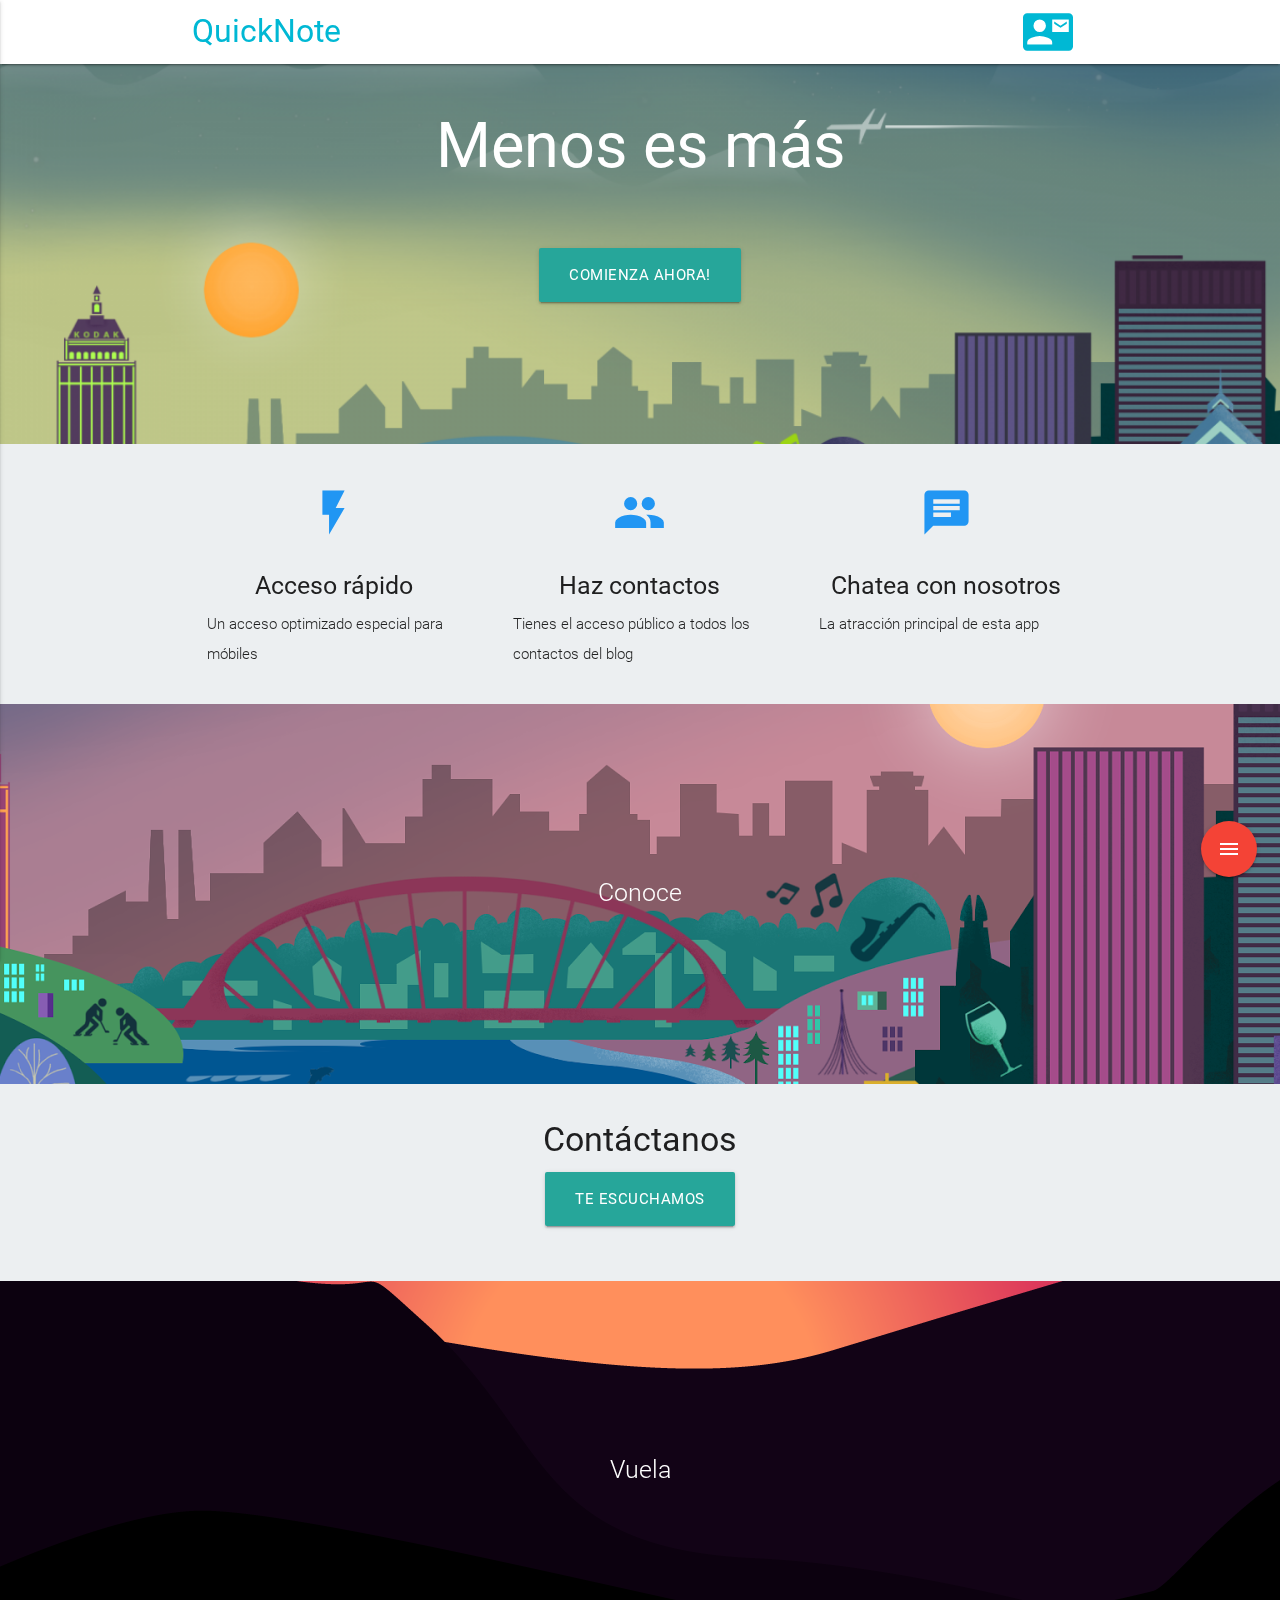
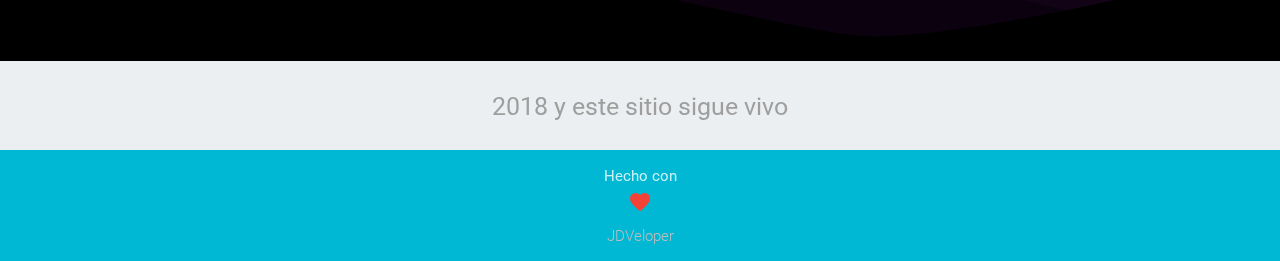
<file: public_html/index.html>
<!DOCTYPE html>
<html lang="es">
<head>
    <title>Bienvenido</title>
    <!--Optimizacion en móbiles-->
    <meta name="viewport" content="width=device-width, initial-scale=1.0"/>
    <meta charset="utf-8">
    <meta name="theme-color" content="#0097A7">
    <meta name="MobileOptimized" content="width" >
    <meta name="HandheldFriendly" content="true">
    <meta name="apple-mobile-web-app-capable" content="yes" />
    <meta name="apple-mobile-web-app-status-bar-style" content="black-translucent" />
    <meta name="format-detection" content="telephone=no">
    <meta name="apple-mobile-web-app-title" content="PWA demo" />

    <link rel="manifest" href="./manifest.json">
    <link href="https://fonts.googleapis.com/icon?family=Material+Icons" rel="stylesheet">
    <link rel="stylesheet" href="https://use.fontawesome.com/releases/v5.1.0/css/all.css" integrity="sha384-lKuwvrZot6UHsBSfcMvOkWwlCMgc0TaWr+30HWe3a4ltaBwTZhyTEggF5tJv8tbt" crossorigin="anonymous">
    <link type="text/css" rel="stylesheet" href="css/materialize.min.css"/>
    <link rel="stylesheet" type="text/css" href="stylesheet.css">
    <link rel="shortcut icon" href="images/favicon.png" type="image/x-icon">
    <link rel="apple-touch-icon" href="images/favicon.png" sizes="192x192">
</head>

<body class="blue-grey lighten-5">
<!--Barra de navegación-->
   <nav class="white" role="navigation">
    <div class="nav-wrapper container">
      <a id="logo-container" href="index.html" class="brand-logo">QuickNote</a>
      <ul class="right hide-on-med-and-down">
        <li><a href="#"><i style="font-size: 50px;" class="material-icons">contact_mail</i></a></li>
      </ul>

      <ul id="nav-mobile" class="side-nav">
        <li><a href="#"><i style="font-size: 50px;" class="material-icons">contact_mail</i>Contacto</a></li>
      </ul>
      <a href="#" data-activates="nav-mobile" class="button-collapse"><i class="material-icons">menu</i></a>
    </div>
   </nav>

<!--Primer Banner-->
   <div id="index-banner" class="parallax-container">
    <div class="section no-pad-bot">
      <div class="container">
        <br><br>
        <h1 class="header center white-text text-lighten-2">Menos es más</h1>
        <div class="row center">
          <h5 class="header col s12 light"></h5>
        </div>
        <div class="row center">
          <a href="auth/auth.html" id="download-button" class="btn-large waves-effect waves-light teal lighten-1">Comienza ahora!</a>
        </div>
        <br><br>
      </div>
    </div>
    <div class="parallax"><img src="res/Wall1.png" alt="Unsplashed background img 1"></div>
  </div>

<!--Seccion de ícono-->
  <div class="container">
    <div class="section">
      <div class="row">
        <div class="col s12 m4">
          <div class="icon-block">
            <h2 class="center blue-text"><i class="material-icons">flash_on</i></h2>
            <h5 class="center">Acceso rápido</h5>

            <p class="light" style='justify-content: center;'>
            	Un acceso optimizado especial para móbiles 
            </p>
          </div>
        </div>

        <div class="col s12 m4">
          <div class="icon-block">
            <h2 class="center blue-text"><i class="material-icons">group</i></h2>
            <h5 class="center">Haz contactos</h5>

            <p class="light" style='justify-content: center;'>
            	Tienes el acceso público a todos los contactos del blog
            </p>
          </div>
        </div>

        <div class="col s12 m4">
          <div class="icon-block">
            <h2 class="center blue-text"><i class="material-icons">chat</i></h2>
            <h5 class="center">Chatea con nosotros</h5>

            <p class="light">
              La atracción principal de esta app
            </p>
          </div>
        </div>
      </div>
    </div>
  </div>

<!--Segundo banner-->
  <div class="parallax-container valign-wrapper">
    <div class="section no-pad-bot">
      <div class="container">
        <div class="row center">
          <h5 class="header col s12 light">Conoce</h5>
        </div>
      </div>
    </div>
    <div class="parallax"><img src="res/Wall2.png" alt="Unsplashed background img 2"></div>
  </div>

<!--Segunda seccion-->
  <div class="container">
    <div class="section">

      <div class="row">
        <div class="col s12 center">
          <h3><i class="mdi-content-send brown-text"></i></h3>
          <h4>Contáctanos</h4>
          		<div class="row center">
		          <a href="#" id="download-button" class="btn-large waves-effect waves-light teal lighten-1">Te escuchamos</a>
		        </div>
        </div>
      </div>
    </div>
  </div>

<!--Tercer banner-->
  <div class="parallax-container valign-wrapper">
    <div class="section no-pad-bot">
      <div class="container">
        <div class="row center">
          <h5 class="header col s12 light">Vuela</h5>
        </div>
      </div>
    </div>
    <div class="parallax"><img src="res/Wall3.png" alt="Unsplashed background img 3"></div>
  </div>

<div class="fixed-action-btn horizontal click-to-toggle">
    <a class="btn-floating btn-large red">
      <i class="material-icons">menu</i>
    </a>
    <ul>
      <li><a href="#" class="btn-floating red"><i class="material-icons">g_translate</i></a></li>
    </ul>
 </div>

<!--Footer-->
  <footer class="page-footer blue-grey lighten-5">
    <div class="container">
      <div class="row">


        <div class="col s12 center">
          <ul>
            <h5 class="col s12" style='color: #9e9e9e;'>2018 y este sitio sigue vivo</h5>
          </ul>
        </div>
      </div>
    </div>
    <div class="footer-copyright cyan accent-4">
      <div class="container">
      <center>
      <h6>Hecho con</h6> <i class="material-icons red-text">favorite</i>
      <p style="color: #bdbdbd">JDVeloper</p>
      </center>
      </div>
    </div>
  </footer>

    <script src="script.js"></script>
    <script type="text/javascript" src="js/jquery-3.1.1.min.js"></script>
    <script type="text/javascript" src="js/materialize.min.js"></script>
    <script type="text/javascript" src="js/init.js"></script>

</body>
</html>
</file>
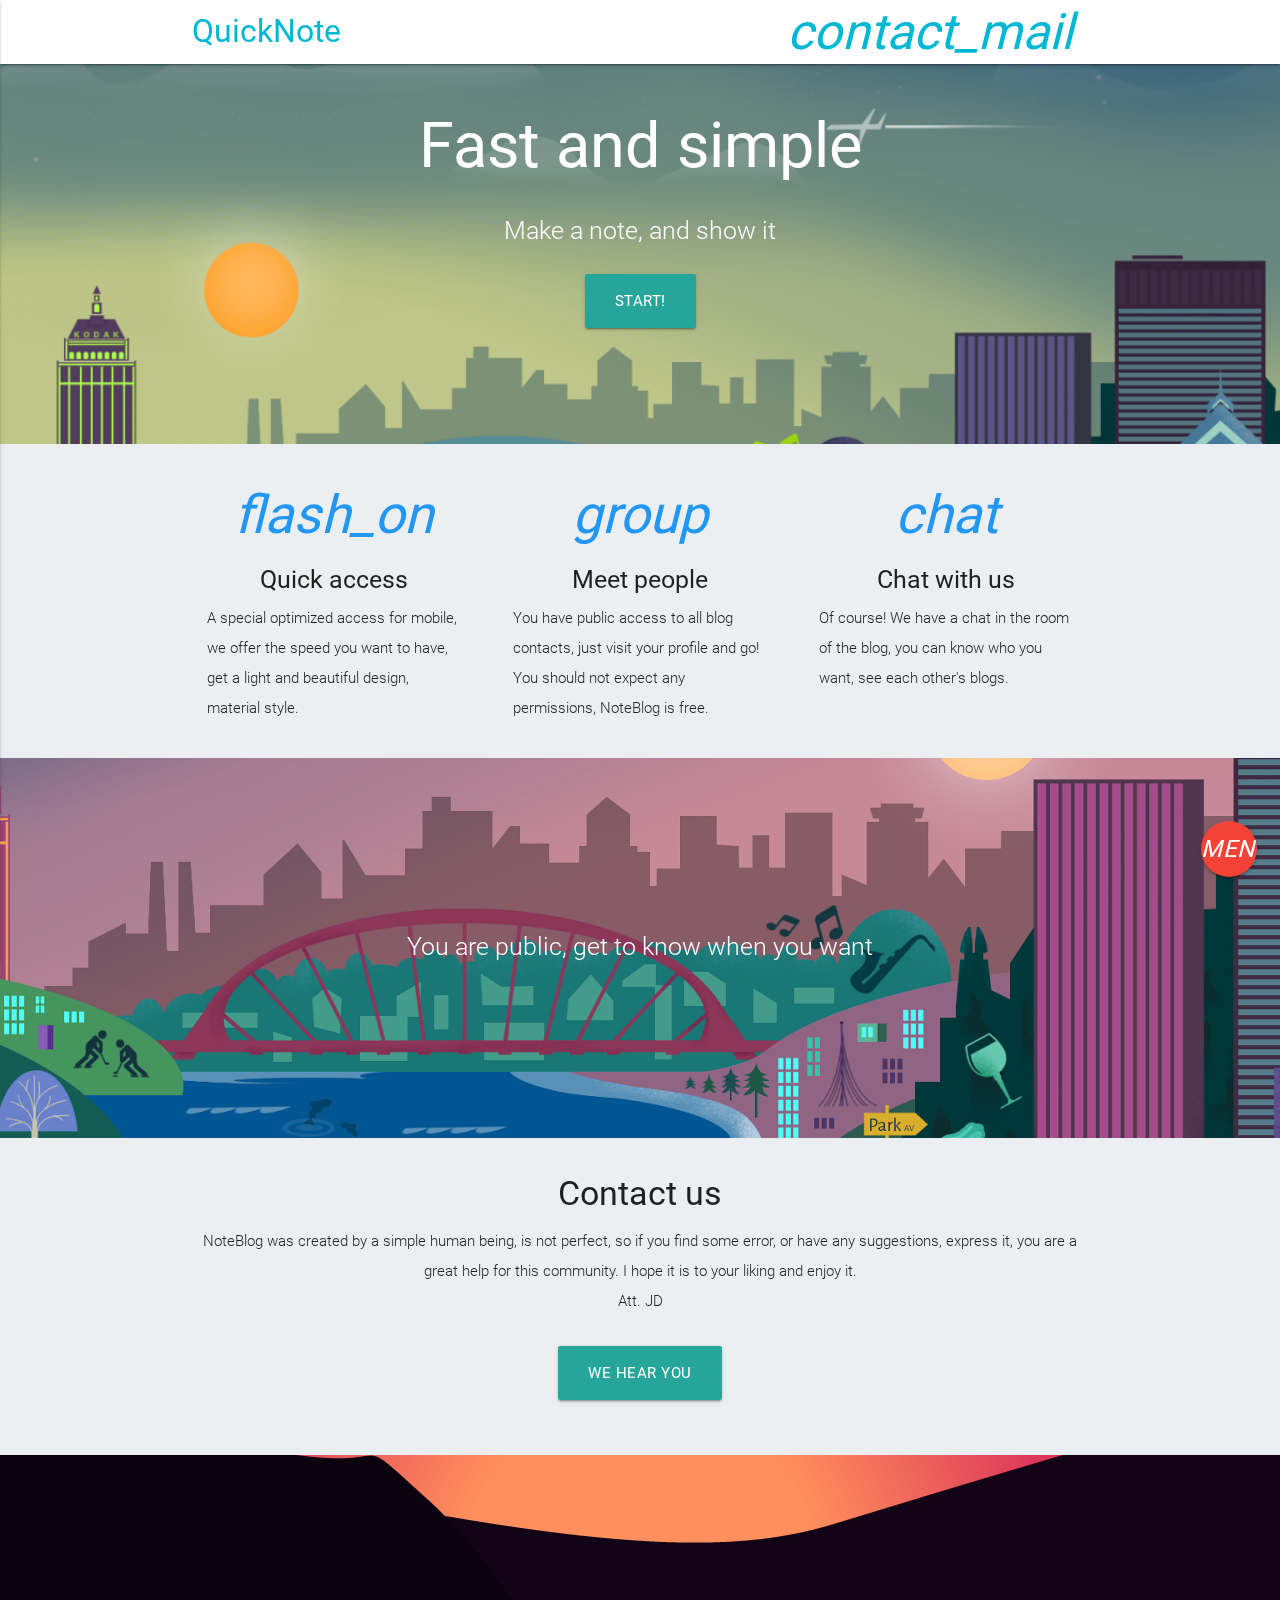
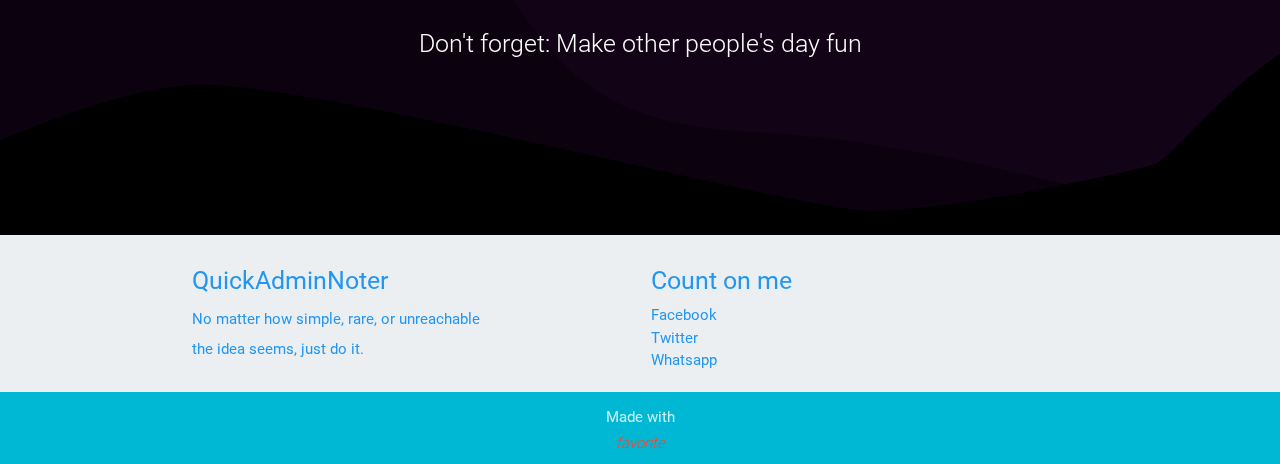
<file: public_html/en/index.html>
<!DOCTYPE html>
<html lang="en">
<head>
    <title>Welcome</title>
    <!--Links para cs-->
    <link href="https://fonts.googleapis.com/icon?family=Material+Icons" rel="stylesheet">
    <link type="text/css" rel="stylesheet" href="css/materialize.min.css"/>
    <link rel="stylesheet" type="text/css" href="stylesheet.css">
    <!--Optimizacion en móbiles-->
    <meta name="viewport" content="width=device-width, initial-scale=1.0"/>
    <meta charset="utf-8">
</head>

<body class="blue-grey lighten-5">
<!--Barra de navegación-->
   <nav class="white" role="navigation">
    <div class="nav-wrapper container">
      <a id="logo-container" href="index.html" class="brand-logo">QuickNote</a>
      <ul class="right hide-on-med-and-down">
        <li><a href="php/correo/contacto.php"><i style="font-size: 50px;" class="material-icons">contact_mail</i></a></li>
      </ul>

      <ul id="nav-mobile" class="side-nav">
        <li><a href="php/correo/contacto.php"><i style="font-size: 50px;" class="material-icons">contact_mail</i>Contact</a></li>
      </ul>
      <a href="#" data-activates="nav-mobile" class="button-collapse"><i class="material-icons">menu</i></a>
    </div>
   </nav>

<!--Primer Banner-->
   <div id="index-banner" class="parallax-container">
    <div class="section no-pad-bot">
      <div class="container">
        <br><br>
        <h1 class="header center white-text text-lighten-2">Fast and simple</h1>
        <div class="row center">
          <h5 class="header col s12 light">Make a note, and show it</h5>
        </div>
        <div class="row center">
          <a href="php/blog/index.php" id="download-button" class="btn-large waves-effect waves-light teal lighten-1">Start!</a>
        </div>
        <br><br>
      </div>
    </div>
    <div class="parallax"><img src="res/Wall1.png" alt="Unsplashed background img 1"></div>
  </div>

<!--Seccion de ícono-->
  <div class="container">
    <div class="section">
      <div class="row">
        <div class="col s12 m4">
          <div class="icon-block">
            <h2 class="center blue-text"><i class="material-icons">flash_on</i></h2>
            <h5 class="center">Quick access</h5>

            <p class="light">
            	A special optimized access for mobile, we offer the speed you want to have, get a light and beautiful design, material style.
            </p>
          </div>
        </div>

        <div class="col s12 m4">
          <div class="icon-block">
            <h2 class="center blue-text"><i class="material-icons">group</i></h2>
            <h5 class="center">Meet people</h5>

            <p class="light">
            	You have public access to all blog contacts, just visit your profile and go! You should not expect any permissions, NoteBlog is free.
            </p>
          </div>
        </div>

        <div class="col s12 m4">
          <div class="icon-block">
            <h2 class="center blue-text"><i class="material-icons">chat</i></h2>
            <h5 class="center">Chat with us</h5>

            <p class="light">
                Of course! We have a chat in the room of the blog, you can know who you want, see each other's blogs.
            </p>
          </div>
        </div>
      </div>
    </div>
  </div>

<!--Segundo banner-->
  <div class="parallax-container valign-wrapper">
    <div class="section no-pad-bot">
      <div class="container">
        <div class="row center">
          <h5 class="header col s12 light">You are public, get to know when you want</h5>
        </div>
      </div>
    </div>
    <div class="parallax"><img src="res/Wall2.png" alt="Unsplashed background img 2"></div>
  </div>

<!--Segunda seccion-->
  <div class="container">
    <div class="section">

      <div class="row">
        <div class="col s12 center">
          <h3><i class="mdi-content-send brown-text"></i></h3>
          <h4>Contact us</h4>
          <p class="center-align light">
          		
NoteBlog was created by a simple human being, is not perfect, so if you find some error, or have any suggestions, express it, you are a great help for this community.
          		I hope it is to your liking and enjoy it. <br>
          		Att. JD 
          		<br><br></p>
          		<div class="row center">
		          <a href="php/correo/contacto.php" id="download-button" class="btn-large waves-effect waves-light teal lighten-1">We hear you</a>
		        </div>
        </div>
      </div>
    </div>
  </div>

<!--Tercer banner-->
  <div class="parallax-container valign-wrapper">
    <div class="section no-pad-bot">
      <div class="container">
        <div class="row center">
          <h5 class="header col s12 light">Don't forget: Make other people's day fun</h5>
        </div>
      </div>
    </div>
    <div class="parallax"><img src="res/Wall3.png" alt="Unsplashed background img 3"></div>
  </div>

<div class="fixed-action-btn horizontal click-to-toggle">
    <a class="btn-floating btn-large red">
      <i class="material-icons">menu</i>
    </a>
    <ul>
      <li><a href="crearCookie.php?idioma=es" class="btn-floating red"><i class="material-icons">g_translate</i></a></li>
    </ul>
 </div>

<!--Footer-->
  <footer class="page-footer blue-grey lighten-5">
    <div class="container">
      <div class="row">
        <div class="col l6 s12">
          <h5 class="blue-text">QuickAdminNoter</h5>
          <p class="blue-text">
          	No matter how simple, rare, or unreachable <br> the idea seems, just do it.
          </p>
        </div>

        <div class="col l3 s12">
          <h5 class="blue-text">Count on me</h5>
          <ul>
            <li><a class="blue-text" href="#!">Facebook</a></li>
            <li><a class="blue-text" href="#!">Twitter</a></li>
            <li><a class="blue-text" href="#!">Whatsapp</a></li>
          </ul>
        </div>
      </div>
    </div>
    <div class="footer-copyright cyan accent-4">
      <div class="container">
      <center>
      <h6>Made with</h6> <i class="material-icons red-text">favorite</i>
      </center>
      </div>
    </div>
  </footer>

    <script type="text/javascript" src="js/jquery-3.1.1.min.js"></script>
    <script type="text/javascript" src="js/materialize.min.js"></script>
    <script type="text/javascript" src="js/init.js"></script>

</body>
</html>
</file>
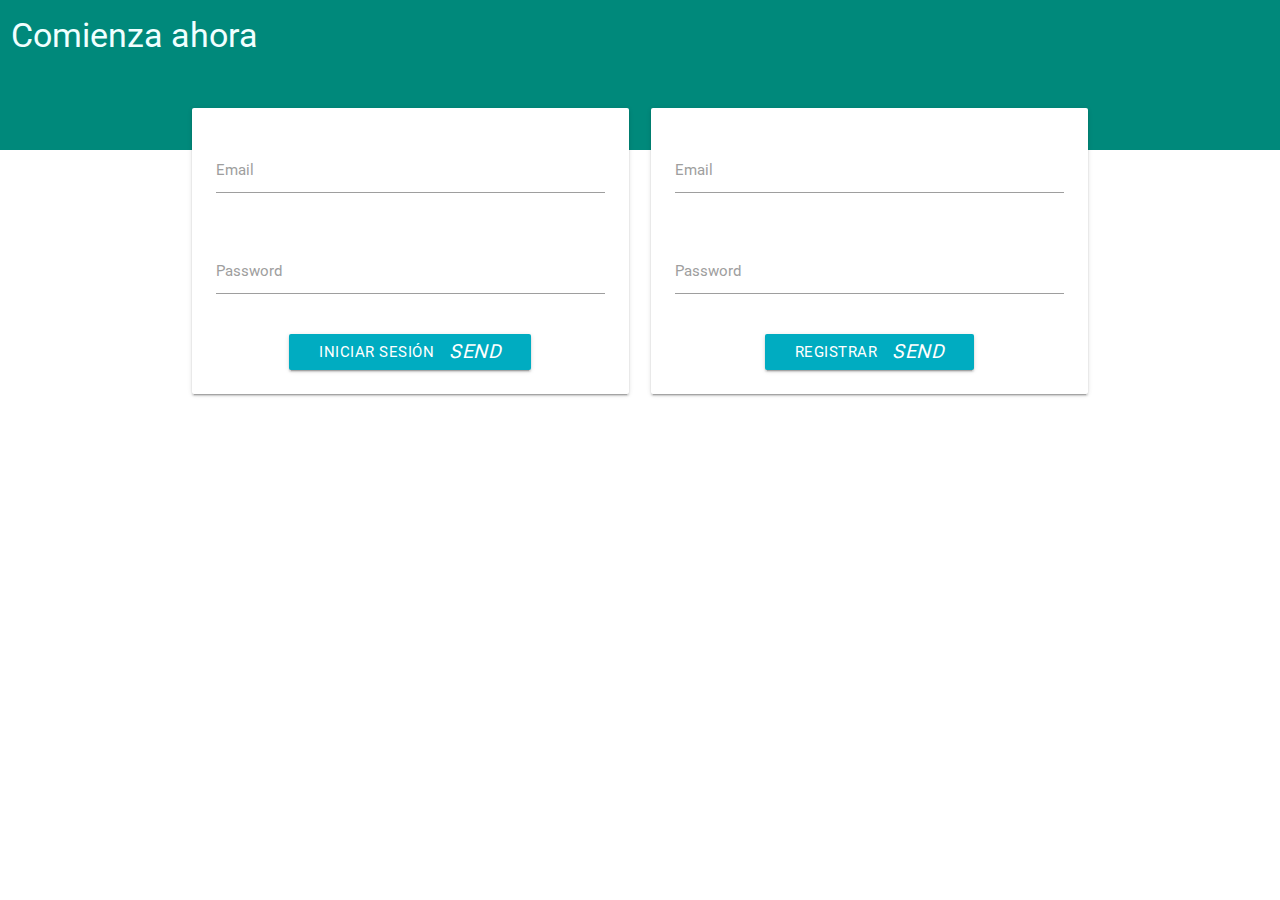
<file: public_html/auth/auth.html>
<!DOCTYPE html>
<html lang="en">
<head>
    <meta charset="UTF-8">
    <meta name="viewport" content="width=device-width, initial-scale=1.0">
    <meta http-equiv="X-UA-Compatible" content="ie=edge">
    <link href="https://fonts.googleapis.com/icon?family=Material+Icons" rel="stylesheet">
    <link type="text/css" rel="stylesheet" href="../css/materialize.min.css"/>
    <link rel="stylesheet" href="style.css">
    <title>Registro</title>

    <script src="https://www.gstatic.com/firebasejs/5.2.0/firebase.js"></script>
    <script>
    // Initialize Firebase
    var config = {
        apiKey: "AIzaSyB5RSskU5ECRetJCuo0Ad_EIv-7mbrk4ZA",
        authDomain: "pwa1-96120.firebaseapp.com",
        databaseURL: "https://pwa1-96120.firebaseio.com",
        projectId: "pwa1-96120",
        storageBucket: "pwa1-96120.appspot.com",
        messagingSenderId: "85117713512"
    };
    firebase.initializeApp(config);
    </script>
</head>
<body>

    <div id="nav">
        <div class='row'>
            <div class="col s12 m6">
                <h4 style="color:azure">Comienza ahora</h4>
            </div>
        </div>
    </div>

    <div class="container center" id="form">
        <div class="row">
            <div class="col s12 m6">
                <div class="card-panel white">
                    
                    <div class="row">
                            <div class="input-field col s12">
                                <input id="email" type="email" class="validate">
                                <label for="email">Email</label>
                        </div>
                    </div>
                    
                    <div class="row">
                        <div class="input-field col s12">
                            <input id="password" type="password" class="validate">
                            <label for="password">Password</label>
                        </div>
                    </div>
                    
                    <button id="register" class="btn waves-effect waves-light" name="action">Iniciar sesión
                        <i class="material-icons right">send</i>
                    </button>
                    <div id="info"></div>
                </div>
            </div>

            <div class="col s12 m6">
                <div class="card-panel white">
                    
                    <div class="row">
                            <div class="input-field col s12">
                                <input id="email2" type="email" class="validate">
                                <label for="email">Email</label>
                        </div>
                    </div>
                    
                    <div class="row">
                        <div class="input-field col s12">
                            <input id="password2" type="password" class="validate">
                            <label for="password">Password</label>
                        </div>
                    </div>
                    
                    <button id="login" class="btn waves-effect waves-light" name="action">Registrar
                        <i class="material-icons right">send</i>
                    </button>
                    <br>
                    <div id="info"></div>
                </div>
            </div>

        </div>
    </div>

    <!--Firebase-->
    <script src="app.js"></script>
    <script type="text/javascript" src="../js/jquery-3.1.1.min.js"></script>
    <script type="text/javascript" src="../js/materialize.min.js"></script>
</body>
</html>
</file>
<file: public_html/stylesheet.css>
*
{
    margin: 0;
    padding: 0;
}

body
{
   width: 100%;
}

nav ul a,
nav .brand-logo {
  color: #00b8d4;
}

p {
  line-height: 2rem;
}

.button-collapse {
  color: #00b8d4;
}

.parallax-container {
  min-height: 380px;
  line-height: 0;
  height: auto;
  color: #ffffff
}
  .parallax-container .section {
    width: 100%;
  }

@media only screen and (max-width : 992px) {
  .parallax-container .section {
    position: absolute;
    top: 40%;
  }
  #index-banner .section {
    top: 10%;
  }
  body{
    width: 100%;
  }
}

@media only screen and (max-width : 600px) {
  #index-banner .section {
    top: 0;
  }
}

.icon-block {
  padding: 0 15px;
}
.icon-block .material-icons {
  font-size: inherit;
}

footer.page-footer {
  margin: 0;
}

.input-field input[type=text]:focus + label {
     color: #00b8d4;
}

.input-field input[type=tel]:focus + label {
     color: #00b8d4;
}

.input-field input[type=email]:focus + label {
     color: #00b8d4;
}

.input-field input[type=text]:focus {
     border-bottom: 1px solid #00b8d4;
     box-shadow: 0 1px 0 0 #00b8d4;
   }
   
.input-field input[type=tel]:focus {
     border-bottom: 1px solid #00b8d4;
     box-shadow: 0 1px 0 0 #00b8d4;
   }
   
.input-field input[type=email]:focus {
     border-bottom: 1px solid #00b8d4;
     box-shadow: 0 1px 0 0 #00b8d4;
   }
   
.input-field .prefix.active {
     color: #00b8d4;
}

#formContacto
{
    background: #fff;
    padding: 8%;
    margin-top: 7%;
    width: 100%;
    margin: auto;
}

#formContacto2
{
    background: #fff;
    padding: 8%;
    margin-top: 20%;
    width: 100%;
}

#formContacto3
{
    background: #fff;
    padding: 8%;
    margin: auto;
    margin-top: 5%;
}

#div
    {
        color: red;
        position: absolute;
        top: 100%;
        left: 8%;
    }
    
    #div2
    {
        color: red;
        position: absolute;
        top: 800px;
        left: 40%;
    }
    
    #div3
    {
        color: green;
        position: absolute;
        top: 800px;
        left: 40%;
    }

#perfil
{
    width: 90%;
}

#descripcion
{
    font-size: 25px;
}

#comentario
{
    background: #fff;
    padding: 5%;
    color: #00b0ff;
    width: 100%;
    overflow-x: hidden;
    text-align: left;
    margin: auto;
}

#blogs
{
    color: #00b8d4;
    background: #fff;
    padding: 5%;
    margin-top: 2%;
    width: 100%;
}

#compartir
{
    position: absolute;
    top: 20%;
    left: 20%;
}

#listaBlogs
{
    background: #fff;
    width: 80%;
    padding: 2% 2% 5% 2%;
}

    #listaBlogs hr
    {
        color: #40c4ff;
    }
    
#margen
{
    border: 2px solid #40c4ff;
    padding: 7%;
}

#notas
{
    background: #fff;
    padding: 5%;
    border-radius: 20px;
}
</file>
<file: public_html/en/stylesheet.css>
*
{
    margin: 0;
    padding: 0;
}

body
{
   width: 100%;
}

nav ul a,
nav .brand-logo {
  color: #00b8d4;
}

p {
  line-height: 2rem;
}

.button-collapse {
  color: #00b8d4;
}

.parallax-container {
  min-height: 380px;
  line-height: 0;
  height: auto;
  color: #ffffff
}
  .parallax-container .section {
    width: 100%;
  }

@media only screen and (max-width : 992px) {
  .parallax-container .section {
    position: absolute;
    top: 40%;
  }
  #index-banner .section {
    top: 10%;
  }
  body{
    width: 100%;
  }
}

@media only screen and (max-width : 600px) {
  #index-banner .section {
    top: 0;
  }
}

.icon-block {
  padding: 0 15px;
}
.icon-block .material-icons {
  font-size: inherit;
}

footer.page-footer {
  margin: 0;
}

.input-field input[type=text]:focus + label {
     color: #00b8d4;
}

.input-field input[type=tel]:focus + label {
     color: #00b8d4;
}

.input-field input[type=email]:focus + label {
     color: #00b8d4;
}

.input-field input[type=text]:focus {
     border-bottom: 1px solid #00b8d4;
     box-shadow: 0 1px 0 0 #00b8d4;
   }
   
.input-field input[type=tel]:focus {
     border-bottom: 1px solid #00b8d4;
     box-shadow: 0 1px 0 0 #00b8d4;
   }
   
.input-field input[type=email]:focus {
     border-bottom: 1px solid #00b8d4;
     box-shadow: 0 1px 0 0 #00b8d4;
   }
   
.input-field .prefix.active {
     color: #00b8d4;
}

#formContacto
{
    background: #fff;
    padding: 8%;
    margin-top: 7%;
    width: 100%;
    margin: auto;
}

#formContacto2
{
    background: #fff;
    padding: 8%;
    margin-top: 20%;
    width: 100%;
}

#formContacto3
{
    background: #fff;
    padding: 8%;
    margin: auto;
    margin-top: 5%;
}

#div
    {
        color: red;
        position: absolute;
        top: 100%;
        left: 8%;
    }
    
    #div2
    {
        color: red;
        position: absolute;
        top: 800px;
        left: 40%;
    }
    
    #div3
    {
        color: green;
        position: absolute;
        top: 800px;
        left: 40%;
    }

#perfil
{
    width: 90%;
}

#descripcion
{
    font-size: 25px;
}

#comentario
{
    background: #fff;
    padding: 5%;
    color: #00b0ff;
    width: 100%;
    overflow-x: hidden;
    text-align: left;
    margin: auto;
}

#blogs
{
    color: #00b8d4;
    background: #fff;
    padding: 5%;
    margin-top: 2%;
    width: 100%;
}

#compartir
{
    position: absolute;
    top: 20%;
    left: 20%;
}

#listaBlogs
{
    background: #fff;
    width: 80%;
    padding: 2% 2% 5% 2%;
}

    #listaBlogs hr
    {
        color: #40c4ff;
    }
    
#margen
{
    border: 2px solid #40c4ff;
    padding: 7%;
}

#notas
{
    background: #fff;
    padding: 5%;
    border-radius: 20px;
}
</file>
<file: public_html/auth/style.css>
#nav{
    background-color: #00897b;
    width: 100%;
    height: 150px;
}

#form{
    margin-top: -50px;
}

#register, #login{
    background-color: #00acc1;
}
</file>
